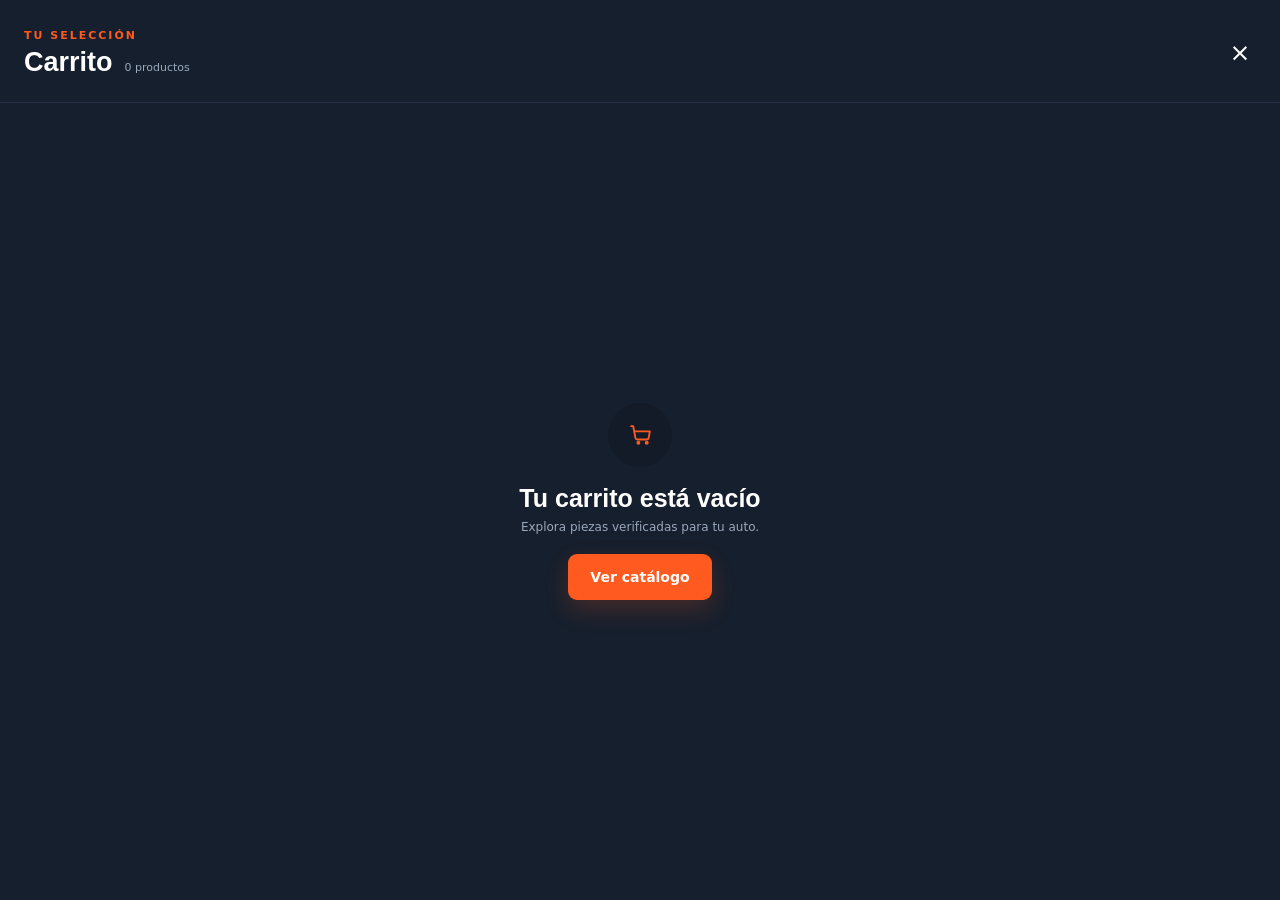
<file: carrito.html>
<!doctype html>
<html lang="es" data-theme="dark">

<head>
  <!-- Configuración básica y estilos del contenido del carrito. -->
  <meta charset="utf-8">
  <meta name="viewport" content="width=device-width, initial-scale=1">
  <title>Carrito | Autobox</title>
  <script>
    try { document.documentElement.dataset.theme = localStorage.getItem('autobox:theme') || 'dark'; } catch (error) {}
  </script>
  <link rel="stylesheet" href="css/estilos-compartidos.css">
  <link rel="stylesheet" href="css/carritoStyle.css">
</head>

<body class="cart-document">
  <!-- Este archivo contiene únicamente el contenido que se muestra en el carrito. -->
  <aside class="cart-panel" aria-labelledby="cart-title">
    <!-- Encabezado con el nombre del carrito, la cantidad y el control para cerrarlo. -->
    <div class="cart-panel__header">
      <div class="cart-panel__heading">
        <span class="cart-panel__eyebrow">Tu selección</span>
        <div class="cart-panel__title-row">
          <h1 id="cart-title">Carrito</h1>
          <span class="cart-panel__count">0 productos</span>
        </div>
      </div>
      <!-- Le avisamos a index.html para que cierre el panel lateral. -->
      <button class="close-cart" type="button" aria-label="Cerrar carrito">&times;</button>
    </div>
    <!-- Este es el mensaje y el acceso al catálogo que se ven cuando no hay productos. -->
    <div class="cart-panel__content">

      <div class="empty-cart" id="empty-state">
        <div class="empty-cart__icon" aria-hidden="true">
          <svg viewBox="0 0 24 24" fill="none">
            <path d="M3 4h2l2.1 11.2a2 2 0 0 0 2 1.6h8.8a2 2 0 0 0 1.9-1.5L21 9H6" />
            <circle cx="10" cy="20" r="1" />
            <circle cx="18" cy="20" r="1" />
          </svg>
        </div>
        <h2>Tu carrito está vacío</h2>
        <p>Explora piezas verificadas para tu auto.</p>
        <a class="catalog-link" href="catalogo.html" target="_top">Ver catálogo</a>
      </div>
      <div id="cart-items-container" class="cart-items-list"></div>

    </div>
  </aside>

  <script src="js/carrito.js"></script>
</body>

</html>
</file>
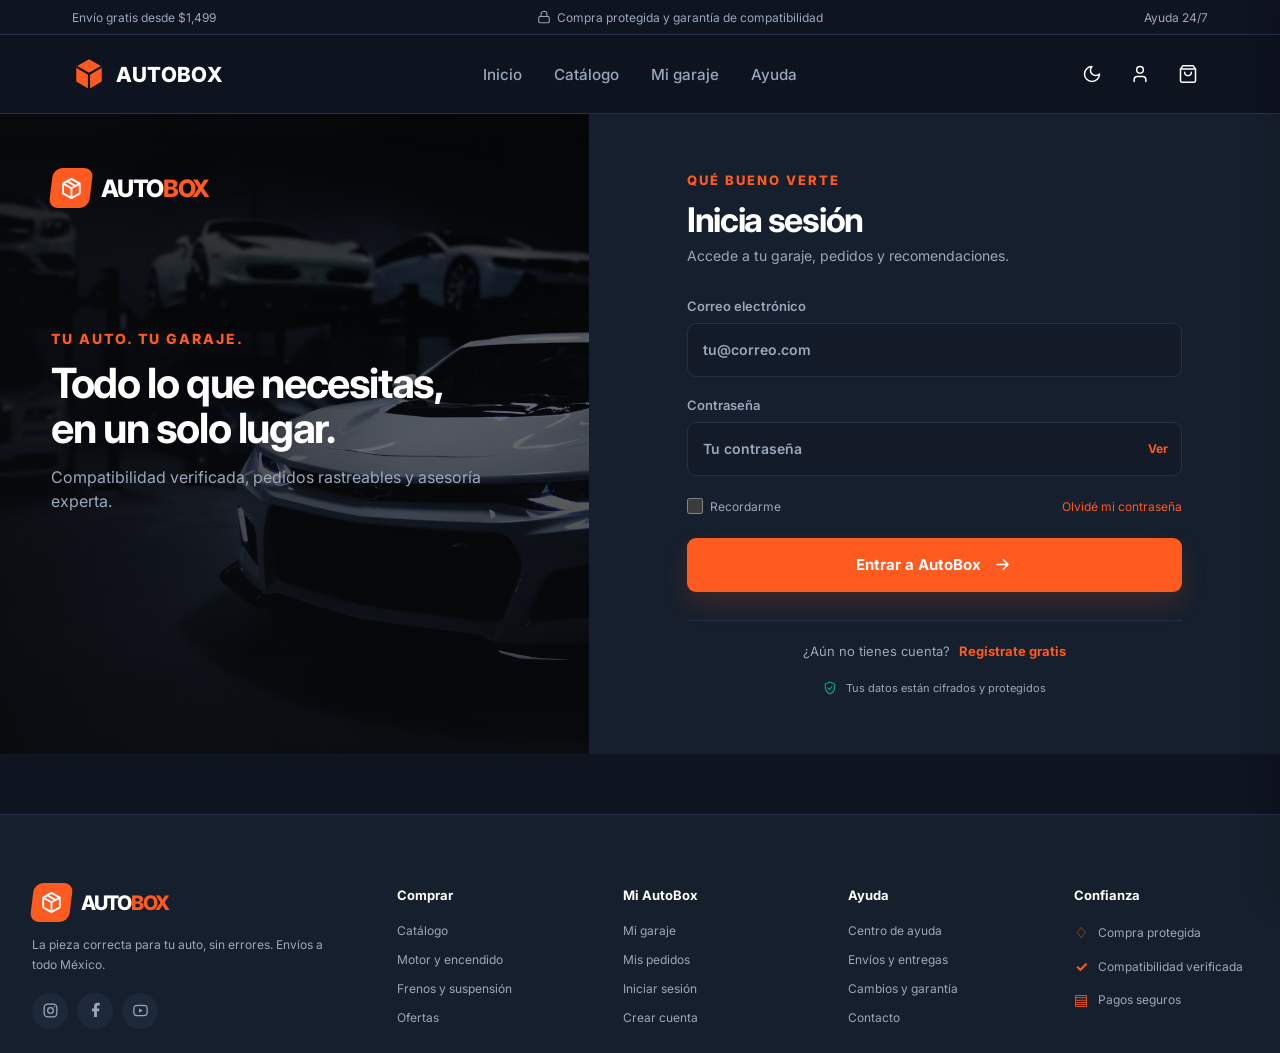
<file: login.html>
<!DOCTYPE html>
<html lang="es" data-theme="dark">

<head>
  <meta charset="UTF-8">
  <meta name="viewport" content="width=device-width, initial-scale=1.0">
  <meta name="theme-color" content="#0e1420">
  <meta name="description" content="Inicia sesión en AutoBox para acceder a tu garaje, pedidos y recomendaciones.">
  <title>Iniciar sesión | AutoBox</title>
  <script>
    try { document.documentElement.dataset.theme = localStorage.getItem('autobox:theme') || 'dark'; } catch (error) {}
  </script>
  <link rel="preconnect" href="https://fonts.googleapis.com">
  <link rel="preconnect" href="https://fonts.gstatic.com" crossorigin>
  <link href="https://fonts.googleapis.com/css2?family=Inter:wght@400;500;600;700;800;900&display=swap" rel="stylesheet">
  <link rel="stylesheet" href="css/estilos-compartidos.css">
  <link rel="stylesheet" href="css/carritoStyle.css">
  <link rel="stylesheet" href="css/registro.css">
  <link rel="stylesheet" href="css/login.css">
</head>

<body class="login-page">
  <div class="topbar">
    <div class="container topbar__inner">
      <span class="topbar__side">Envío gratis desde $1,499</span>
      <span class="topbar__center"><svg class="icon" viewBox="0 0 24 24" aria-hidden="true"><rect x="3" y="11" width="18" height="11" rx="2"/><path d="M7 11V7a5 5 0 0 1 10 0v4"/></svg>Compra protegida y garantía de compatibilidad</span>
      <a class="topbar__side" href="index.html#ayuda">Ayuda 24/7</a>
    </div>
  </div>
  <header class="site-header">
    <div class="container site-header__inner">
      <a class="logo" href="index.html" aria-label="AUTOBOX - Inicio">
        <svg class="logo__cube" viewBox="0 0 32 32" aria-hidden="true">
          <path d="M16 2 28 9v14l-12 7L4 23V9z" fill="currentColor" />
          <path d="M16 16 28 9M16 16 4 9M16 16v14" fill="none" stroke="var(--color-page)" stroke-width="2" stroke-linejoin="round" />
        </svg>
        <span class="logo__text">AUTOBOX</span>
      </a>
      <nav class="nav" data-nav aria-label="Principal">
        <a class="nav__link" href="index.html">Inicio</a>
        <a class="nav__link" href="catalogo.html">Catálogo</a>
        <a class="nav__link" href="index.html#garaje">Mi garaje</a>
        <a class="nav__link" href="index.html#ayuda">Ayuda</a>
      </nav>
      <div class="site-header__actions">
        <button class="icon-btn theme-toggle" type="button" data-theme-toggle aria-label="Cambiar tema">
          <svg class="icon icon-sun" viewBox="0 0 24 24" aria-hidden="true"><circle cx="12" cy="12" r="4"/><path d="M12 2v2m0 16v2M4.93 4.93l1.41 1.41m11.32 11.32 1.41 1.41M2 12h2m16 0h2M4.93 19.07l1.41-1.41M17.66 6.34l1.41-1.41"/></svg>
          <svg class="icon icon-moon" viewBox="0 0 24 24" aria-hidden="true"><path d="M12 3a6 6 0 0 0 9 9 9 9 0 1 1-9-9Z"/></svg>
        </button>
        <a class="icon-btn" href="login.html" aria-label="Mi cuenta"><svg class="icon" viewBox="0 0 24 24" aria-hidden="true"><path d="M19 21v-2a4 4 0 0 0-4-4H9a4 4 0 0 0-4 4v2"/><circle cx="12" cy="7" r="4"/></svg></a>
        <button class="icon-btn header-icon--cart" type="button" aria-label="Carrito" aria-controls="cart-frame" aria-expanded="false"><svg class="icon" viewBox="0 0 24 24" aria-hidden="true"><path d="M6 2 3 6v14a2 2 0 0 0 2 2h14a2 2 0 0 0 2-2V6l-3-4Z"/><path d="M3 6h18"/><path d="M16 10a4 4 0 0 1-8 0"/></svg></button>
        <button class="icon-btn site-header__menu" type="button" data-menu-toggle aria-label="Abrir menú" aria-expanded="false"><svg class="icon" viewBox="0 0 24 24" aria-hidden="true"><path d="M4 6h16M4 12h16M4 18h16"/></svg></button>
      </div>
    </div>
  </header>




  
  <!-- Presentación de AutoBox y formulario para iniciar sesión. -->
  <main class="registration-layout">
    <section class="hero-panel" aria-label="Bienvenida a AutoBox">
      <div class="hero-panel__shade"></div>
      <button class="brand brand--hero inert-link" type="button" aria-label="AutoBox, ir al inicio">
        <span class="brand-mark" aria-hidden="true">
          <svg viewBox="0 0 24 24" fill="none">
            <path d="m12 2.8 8 4.5v9.4l-8 4.5-8-4.5V7.3l8-4.5Z" />
            <path d="m4.5 7.5 7.5 4.3 7.5-4.3M12 12v8.7M8 5l8 4.7" />
          </svg>
        </span>
        <span class="brand-word">AUTO<span>BOX</span></span>
      </button>

      <div class="hero-copy">
        <p class="eyebrow">Tu auto. Tu garaje.</p>
        <h1>Todo lo que necesitas,<br>en un solo lugar.</h1>
        <p class="hero-description">Compatibilidad verificada, pedidos rastreables y asesoría experta.</p>
      </div>
    </section>

    <section class="form-panel" aria-labelledby="login-title">
      <div class="registration-card">
        <p class="eyebrow">Qué bueno verte</p>
        <h1 id="login-title">Inicia sesión</h1>
        <p class="form-intro">Accede a tu garaje, pedidos y recomendaciones.</p>

        <form id="login-form" class="registration-form">
          <div class="form-field">
            <label for="email">Correo electrónico</label>
            <input id="email" name="email" type="email" autocomplete="email" placeholder="tu@correo.com" required>
          </div>

          <div class="form-field">
            <label for="password">Contraseña</label>
            <div class="password-control">
              <input id="password" name="password" type="password" autocomplete="current-password" placeholder="Tu contraseña" required>
              <button class="password-toggle" type="button" aria-controls="password" aria-pressed="false">Ver</button>
            </div>
          </div>

          <div class="login-options">
            <label class="remember-option" for="remember">
              <input id="remember" name="remember" type="checkbox">
              <span>Recordarme</span>
            </label>
            <button class="forgot-password" type="button">Olvidé mi contraseña</button>
          </div>

          <button class="submit-button" type="submit">
            Entrar a AutoBox
            <svg viewBox="0 0 24 24" fill="none" aria-hidden="true">
              <path d="M5 12h14m-6-6 6 6-6 6" />
            </svg>
          </button>
          <p id="login-message" class="form-message" role="status" aria-live="polite"></p>
        </form>

        <div class="form-divider"></div>
        <p class="login-prompt">¿Aún no tienes cuenta? <a href="registro.html">Regístrate gratis</a></p>
        <p class="privacy-note">
          <svg viewBox="0 0 24 24" fill="none" aria-hidden="true">
            <path d="M12 3 5 6v5c0 4.5 2.8 8.1 7 10 4.2-1.9 7-5.5 7-10V6l-7-3Z" />
            <path d="m9 12 2 2 4-4" />
          </svg>
          Tus datos están cifrados y protegidos
        </p>
      </div>
    </section>
  </main>


  <!-- Enlaces informativos y redes sociales del sitio. -->
  <footer class="site-footer">
    <div class="footer-columns">
      <div class="footer-brand">
        <button class="brand brand--footer inert-link" type="button" aria-label="AutoBox, ir al inicio">
          <span class="brand-mark" aria-hidden="true">
            <svg viewBox="0 0 24 24" fill="none">
              <path d="m12 2.8 8 4.5v9.4l-8 4.5-8-4.5V7.3l8-4.5Z" />
              <path d="m4.5 7.5 7.5 4.3 7.5-4.3M12 12v8.7M8 5l8 4.7" />
            </svg>
          </span>
          <span class="brand-word">AUTO<span>BOX</span></span>
        </button>
        <p>La pieza correcta para tu auto, sin errores. Envíos a todo México.</p>
        <nav class="social-links" aria-label="Redes sociales">
          <button class="inert-link" type="button" aria-label="Instagram">
            <svg viewBox="0 0 24 24" fill="none" aria-hidden="true">
              <rect x="3" y="3" width="18" height="18" rx="5" />
              <circle cx="12" cy="12" r="4" />
              <circle class="social-dot" cx="17.5" cy="6.8" r="1" />
            </svg>
          </button>
          <button class="inert-link" type="button" aria-label="Facebook">
            <svg viewBox="0 0 24 24" fill="none" aria-hidden="true">
              <path d="M14 21v-8h3l.5-4H14V7c0-1.2.4-2 2-2h2V1.4C17.3 1.2 16.2 1 15 1c-3.5 0-5 2.1-5 5.6V9H7v4h3v8h4Z" />
            </svg>
          </button>
          <button class="inert-link" type="button" aria-label="YouTube">
            <svg viewBox="0 0 24 24" fill="none" aria-hidden="true">
              <path d="M21 7.2a2.8 2.8 0 0 0-2-2C17.2 4.7 12 4.7 12 4.7s-5.2 0-7 .5a2.8 2.8 0 0 0-2 2A29 29 0 0 0 2.5 12c0 1.7.2 3.3.5 4.8a2.8 2.8 0 0 0 2 2c1.8.5 7 .5 7 .5s5.2 0 7-.5a2.8 2.8 0 0 0 2-2c.3-1.5.5-3.1.5-4.8s-.2-3.3-.5-4.8Z" />
              <path class="social-play" d="m10 9 5 3-5 3V9Z" />
            </svg>
          </button>
        </nav>
      </div>





      <section class="footer-group">
        <h3>Comprar</h3>
        <ul>
          <li><button class="inert-link" type="button">Catálogo</button></li>
          <li><button class="inert-link" type="button">Motor y encendido</button></li>
          <li><button class="inert-link" type="button">Frenos y suspensión</button></li>
          <li><button class="inert-link" type="button">Ofertas</button></li>
        </ul>
      </section>

      <section class="footer-group">
        <h3>Mi AutoBox</h3>
        <ul>
          <li><button class="inert-link" type="button">Mi garaje</button></li>
          <li><button class="inert-link" type="button">Mis pedidos</button></li>
          <li><a href="login.html">Iniciar sesión</a></li>
          <li><a href="registro.html">Crear cuenta</a></li>
        </ul>
      </section>

      <section class="footer-group" id="ayuda">
        <h3>Ayuda</h3>
        <ul>
          <li><button class="inert-link" type="button">Centro de ayuda</button></li>
          <li><button class="inert-link" type="button">Envíos y entregas</button></li>
          <li><button class="inert-link" type="button">Cambios y garantía</button></li>
          <li><button class="inert-link" type="button">Contacto</button></li>
        </ul>
      </section>

      <section class="footer-group footer-group--trust">
        <h3>Confianza</h3>
        <ul>
          <li><span class="trust-icon">♢</span>Compra protegida</li>
          <li><span class="trust-icon">✓</span>Compatibilidad verificada</li>
          <li><span class="trust-icon">▤</span>Pagos seguros</li>
        </ul>
      </section>
    </div>
  </footer>

  <div class="cart-overlay" hidden></div>
  <iframe class="cart-frame" id="cart-frame" src="carrito.html" title="Carrito de compras" aria-hidden="true"></iframe>
  <script src="js/header.js"></script>
  <script src="js/carrito.js"></script>
  <script src="js/login.js"></script>

    




</body>

</html>
</file>
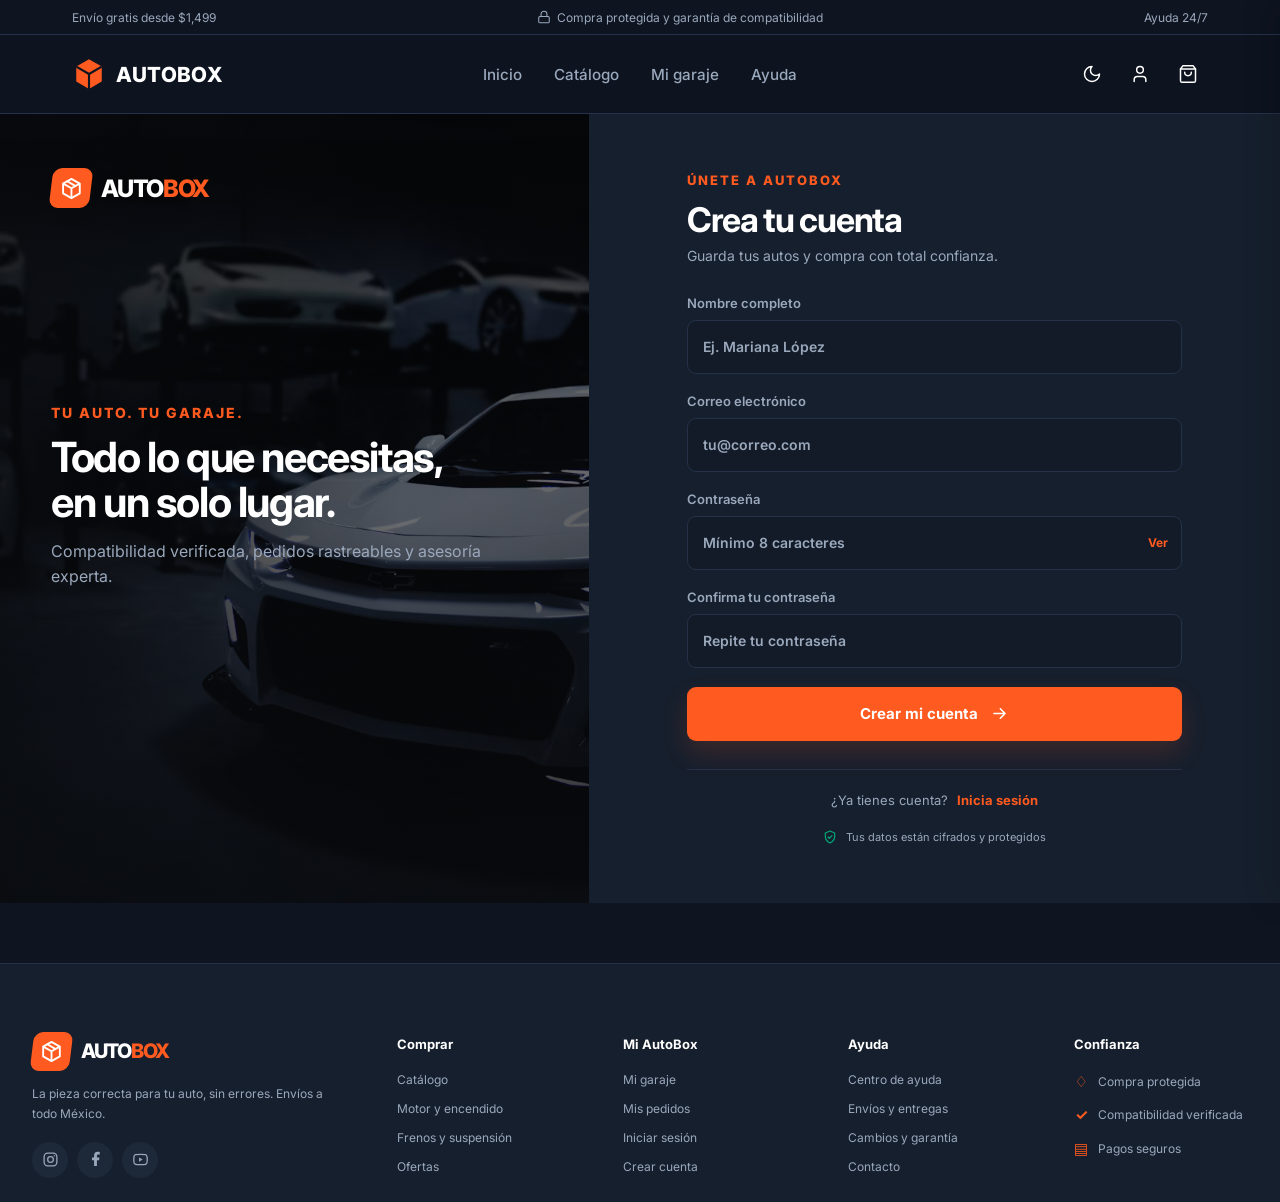
<file: registro.html>
<!DOCTYPE html>
<html lang="es" data-theme="dark">

<head>
  <meta charset="UTF-8">
  <meta name="viewport" content="width=device-width, initial-scale=1.0">
  <meta name="theme-color" content="#0e1420">
  <meta name="description" content="Crea tu cuenta AutoBox y encuentra las piezas correctas para tu auto.">
  <title>Crear cuenta | AutoBox</title>
  <script>
    try { document.documentElement.dataset.theme = localStorage.getItem('autobox:theme') || 'dark'; } catch (error) {}
  </script>
  <link rel="preconnect" href="https://fonts.googleapis.com">
  <link rel="preconnect" href="https://fonts.gstatic.com" crossorigin>
  <link href="https://fonts.googleapis.com/css2?family=Inter:wght@400;500;600;700;800;900&display=swap" rel="stylesheet">
  <link rel="stylesheet" href="css/estilos-compartidos.css">
  <link rel="stylesheet" href="css/carritoStyle.css">
  <link rel="stylesheet" href="css/registro.css">
</head>

<body>
  <div class="topbar">
    <div class="container topbar__inner">
      <span class="topbar__side">Envío gratis desde $1,499</span>
      <span class="topbar__center"><svg class="icon" viewBox="0 0 24 24" aria-hidden="true"><rect x="3" y="11" width="18" height="11" rx="2"/><path d="M7 11V7a5 5 0 0 1 10 0v4"/></svg>Compra protegida y garantía de compatibilidad</span>
      <a class="topbar__side" href="index.html#ayuda">Ayuda 24/7</a>
    </div>
  </div>
  <header class="site-header">
    <div class="container site-header__inner">
      <a class="logo" href="index.html" aria-label="AUTOBOX - Inicio">
        <svg class="logo__cube" viewBox="0 0 32 32" aria-hidden="true">
          <path d="M16 2 28 9v14l-12 7L4 23V9z" fill="currentColor" />
          <path d="M16 16 28 9M16 16 4 9M16 16v14" fill="none" stroke="var(--color-page)" stroke-width="2" stroke-linejoin="round" />
        </svg>
        <span class="logo__text">AUTOBOX</span>
      </a>
      <nav class="nav" data-nav aria-label="Principal">
        <a class="nav__link" href="index.html">Inicio</a>
        <a class="nav__link" href="catalogo.html">Catálogo</a>
        <a class="nav__link" href="index.html#garaje">Mi garaje</a>
        <a class="nav__link" href="index.html#ayuda">Ayuda</a>
      </nav>
      <div class="site-header__actions">
        <button class="icon-btn theme-toggle" type="button" data-theme-toggle aria-label="Cambiar tema">
          <svg class="icon icon-sun" viewBox="0 0 24 24" aria-hidden="true"><circle cx="12" cy="12" r="4"/><path d="M12 2v2m0 16v2M4.93 4.93l1.41 1.41m11.32 11.32 1.41 1.41M2 12h2m16 0h2M4.93 19.07l1.41-1.41M17.66 6.34l1.41-1.41"/></svg>
          <svg class="icon icon-moon" viewBox="0 0 24 24" aria-hidden="true"><path d="M12 3a6 6 0 0 0 9 9 9 9 0 1 1-9-9Z"/></svg>
        </button>
        <a class="icon-btn" href="login.html" aria-label="Mi cuenta"><svg class="icon" viewBox="0 0 24 24" aria-hidden="true"><path d="M19 21v-2a4 4 0 0 0-4-4H9a4 4 0 0 0-4 4v2"/><circle cx="12" cy="7" r="4"/></svg></a>
        <button class="icon-btn header-icon--cart" type="button" aria-label="Carrito" aria-controls="cart-frame" aria-expanded="false"><svg class="icon" viewBox="0 0 24 24" aria-hidden="true"><path d="M6 2 3 6v14a2 2 0 0 0 2 2h14a2 2 0 0 0 2-2V6l-3-4Z"/><path d="M3 6h18"/><path d="M16 10a4 4 0 0 1-8 0"/></svg></button>
        <button class="icon-btn site-header__menu" type="button" data-menu-toggle aria-label="Abrir menú" aria-expanded="false"><svg class="icon" viewBox="0 0 24 24" aria-hidden="true"><path d="M4 6h16M4 12h16M4 18h16"/></svg></button>
      </div>
    </div>
  </header>

  <!-- Presentación de AutoBox y formulario para crear una cuenta. -->
  <main class="registration-layout">
    <section class="hero-panel" aria-label="Bienvenida a AutoBox">
      <div class="hero-panel__shade"></div>
      <button class="brand brand--hero inert-link" type="button" aria-label="AutoBox, ir al inicio">
        <span class="brand-mark" aria-hidden="true">
          <svg viewBox="0 0 24 24" fill="none">
            <path d="m12 2.8 8 4.5v9.4l-8 4.5-8-4.5V7.3l8-4.5Z" />
            <path d="m4.5 7.5 7.5 4.3 7.5-4.3M12 12v8.7M8 5l8 4.7" />
          </svg>
        </span>
        <span class="brand-word">AUTO<span>BOX</span></span>
      </button>

      <div class="hero-copy">
        <p class="eyebrow">Tu auto. Tu garaje.</p>
        <h1>Todo lo que necesitas,<br>en un solo lugar.</h1>
        <p class="hero-description">Compatibilidad verificada, pedidos rastreables y asesoría experta.</p>
      </div>
    </section>

    <section class="form-panel" aria-labelledby="registration-title">
      <div class="registration-card">
        <p class="eyebrow">Únete a AutoBox</p>
        <h2 id="registration-title">Crea tu cuenta</h2>
        <p class="form-intro">Guarda tus autos y compra con total confianza.</p>

        <form id="registration-form" class="registration-form">
          <div class="form-field">
            <label for="full-name">Nombre completo</label>
            <input id="full-name" name="fullName" type="text" autocomplete="name" placeholder="Ej. Mariana López" required>
          </div>

          <div class="form-field">
            <label for="email">Correo electrónico</label>
            <input id="email" name="email" type="email" autocomplete="email" placeholder="tu@correo.com" required>
          </div>

          <div class="form-field">
            <label for="password">Contraseña</label>
            <div class="password-control">
              <input id="password" name="password" type="password" autocomplete="new-password" minlength="8" placeholder="Mínimo 8 caracteres" required>
              <button class="password-toggle" type="button" aria-controls="password" aria-pressed="false">Ver</button>
            </div>
          </div>

          <div class="form-field">
            <label for="password-confirmation">Confirma tu contraseña</label>
            <input id="password-confirmation" name="passwordConfirmation" type="password" autocomplete="new-password" minlength="8" placeholder="Repite tu contraseña" required>
          </div>

          <button class="submit-button" type="submit">
            Crear mi cuenta
            <svg viewBox="0 0 24 24" fill="none" aria-hidden="true">
              <path d="M5 12h14m-6-6 6 6-6 6" />
            </svg>
          </button>
          <p id="form-message" class="form-message" role="status" aria-live="polite"></p>
        </form>

        <div class="form-divider"></div>
        <p class="login-prompt">¿Ya tienes cuenta? <a href="login.html">Inicia sesión</a></p>
        <p class="privacy-note">
          <svg viewBox="0 0 24 24" fill="none" aria-hidden="true">
            <path d="M12 3 5 6v5c0 4.5 2.8 8.1 7 10 4.2-1.9 7-5.5 7-10V6l-7-3Z" />
            <path d="m9 12 2 2 4-4" />
          </svg>
          Tus datos están cifrados y protegidos
        </p>
      </div>
    </section>
  </main>

  <!-- Enlaces informativos y redes sociales del sitio. -->
  <footer class="site-footer">
    <div class="footer-columns">
      <div class="footer-brand">
        <button class="brand brand--footer inert-link" type="button" aria-label="AutoBox, ir al inicio">
          <span class="brand-mark" aria-hidden="true">
            <svg viewBox="0 0 24 24" fill="none">
              <path d="m12 2.8 8 4.5v9.4l-8 4.5-8-4.5V7.3l8-4.5Z" />
              <path d="m4.5 7.5 7.5 4.3 7.5-4.3M12 12v8.7M8 5l8 4.7" />
            </svg>
          </span>
          <span class="brand-word">AUTO<span>BOX</span></span>
        </button>
        <p>La pieza correcta para tu auto, sin errores. Envíos a todo México.</p>
        <nav class="social-links" aria-label="Redes sociales">
          <button class="inert-link" type="button" aria-label="Instagram">
            <svg viewBox="0 0 24 24" fill="none" aria-hidden="true">
              <rect x="3" y="3" width="18" height="18" rx="5" />
              <circle cx="12" cy="12" r="4" />
              <circle class="social-dot" cx="17.5" cy="6.8" r="1" />
            </svg>
          </button>
          <button class="inert-link" type="button" aria-label="Facebook">
            <svg viewBox="0 0 24 24" fill="none" aria-hidden="true">
              <path d="M14 21v-8h3l.5-4H14V7c0-1.2.4-2 2-2h2V1.4C17.3 1.2 16.2 1 15 1c-3.5 0-5 2.1-5 5.6V9H7v4h3v8h4Z" />
            </svg>
          </button>
          <button class="inert-link" type="button" aria-label="YouTube">
            <svg viewBox="0 0 24 24" fill="none" aria-hidden="true">
              <path d="M21 7.2a2.8 2.8 0 0 0-2-2C17.2 4.7 12 4.7 12 4.7s-5.2 0-7 .5a2.8 2.8 0 0 0-2 2A29 29 0 0 0 2.5 12c0 1.7.2 3.3.5 4.8a2.8 2.8 0 0 0 2 2c1.8.5 7 .5 7 .5s5.2 0 7-.5a2.8 2.8 0 0 0 2-2c.3-1.5.5-3.1.5-4.8s-.2-3.3-.5-4.8Z" />
              <path class="social-play" d="m10 9 5 3-5 3V9Z" />
            </svg>
          </button>
        </nav>
      </div>

      <section class="footer-group">
        <h3>Comprar</h3>
        <ul>
          <li><button class="inert-link" type="button">Catálogo</button></li>
          <li><button class="inert-link" type="button">Motor y encendido</button></li>
          <li><button class="inert-link" type="button">Frenos y suspensión</button></li>
          <li><button class="inert-link" type="button">Ofertas</button></li>
        </ul>
      </section>

      <section class="footer-group">
        <h3>Mi AutoBox</h3>
        <ul>
          <li><button class="inert-link" type="button">Mi garaje</button></li>
          <li><button class="inert-link" type="button">Mis pedidos</button></li>
          <li><a href="login.html">Iniciar sesión</a></li>
          <li><a href="registro.html">Crear cuenta</a></li>
        </ul>
      </section>

      <section class="footer-group" id="ayuda">
        <h3>Ayuda</h3>
        <ul>
          <li><button class="inert-link" type="button">Centro de ayuda</button></li>
          <li><button class="inert-link" type="button">Envíos y entregas</button></li>
          <li><button class="inert-link" type="button">Cambios y garantía</button></li>
          <li><button class="inert-link" type="button">Contacto</button></li>
        </ul>
      </section>

      <section class="footer-group footer-group--trust">
        <h3>Confianza</h3>
        <ul>
          <li><span class="trust-icon">♢</span>Compra protegida</li>
          <li><span class="trust-icon">✓</span>Compatibilidad verificada</li>
          <li><span class="trust-icon">▤</span>Pagos seguros</li>
        </ul>
      </section>
    </div>
  </footer>

  <div class="cart-overlay" hidden></div>
  <iframe class="cart-frame" id="cart-frame" src="carrito.html" title="Carrito de compras" aria-hidden="true"></iframe>
  <script src="js/header.js"></script>
  <script src="js/carrito.js"></script>
  <script src="js/registro.js"></script>
</body>

</html>
</file>
<file: css/estilos-compartidos.css>
:root {
  color-scheme: dark;
  font-family: Inter, system-ui, -apple-system, "Segoe UI", sans-serif;
  background: #0e1420;
  color: #fff;
  font-synthesis: none;
  text-rendering: optimizeLegibility;

  --color-page: #0e1420;
  --color-panel: #161f2d;
  --color-input: #131b28;
  --color-orange: #ff5a1f;
  --color-muted: #9aa8bc;
  --color-border: #243148;
  --color-text: #fff;
  --color-surface-2: #1d2839;
  box-sizing: border-box;
}

:root[data-theme="light"] {
  color-scheme: light;
  --color-page: #f4f6fa;
  --color-panel: #fff;
  --color-input: #eef1f6;
  --color-muted: #5b6b80;
  --color-border: #dde3ec;
  --color-text: #0e1420;
  --color-surface-2: #eef1f6;
}

html, body {
  min-width: 320px;
  margin: 0;
  background: var(--color-page);
  color: var(--color-text);
  scroll-behavior: smooth;
}

button, input, select {
  font: inherit;
}

/* Shared header, matching the homepage layout. */
.container {
  width: 100%;
  max-width: 1200px;
  margin-inline: auto;
  padding-inline: clamp(1rem, 4vw, 2rem);
}

.topbar {
  border-bottom: 1px solid var(--color-border);
  background: var(--color-page);
  color: var(--color-muted);
  font-size: 0.75rem;
}

.topbar__inner {
  display: flex;
  min-height: 34px;
  align-items: center;
  justify-content: space-between;
  gap: 1rem;
}

.topbar__center {
  display: inline-flex;
  align-items: center;
  gap: 0.4rem;
}

.topbar__center .icon {
  width: 14px;
  height: 14px;
  fill: none;
  stroke: currentColor;
  stroke-width: 1.8;
}

.topbar a {
  color: inherit;
  text-decoration: none;
}

.topbar a:hover {
  color: var(--color-orange);
}

.site-header {
  position: sticky;
  top: 0;
  z-index: 50;
  border-bottom: 1px solid var(--color-border);
  background: color-mix(in srgb, var(--color-page) 92%, transparent);
  backdrop-filter: blur(10px);
}

.site-header__inner {
  display: grid;
  grid-template-columns: 1fr auto 1fr;
  align-items: center;
  min-height: 78px;
}

.logo {
  display: inline-flex;
  align-items: center;
  gap: 0.65rem;
  color: var(--color-text);
  font-size: 1.3rem;
  font-weight: 800;
  letter-spacing: 0.02em;
  text-decoration: none;
}

.logo__cube {
  width: 34px;
  height: 34px;
  color: var(--color-orange);
}

.logo__text {
  color: var(--color-text);
}

.brand {
  display: inline-flex;
  align-items: center;
  gap: 10px;
  color: var(--color-text);
  text-decoration: none;
}

.brand-mark {
  display: grid;
  width: 40px;
  height: 40px;
  place-items: center;
  border-radius: 9px;
  background: var(--color-orange);
  transform: skew(-7deg);
}

.brand-mark svg {
  width: 25px;
  height: 25px;
  transform: skew(7deg);
  stroke: #fff;
  stroke-linecap: round;
  stroke-linejoin: round;
  stroke-width: 1.8;
}

.brand-word {
  color: var(--color-text);
  font-size: 24px;
  font-weight: 800;
  letter-spacing: -1.3px;
}

.brand-word span {
  color: var(--color-orange);
}

.nav {
  display: flex;
  align-items: center;
  gap: 2rem;
}

.nav__link {
  position: relative;
  padding-block: 0.5rem;
  color: var(--color-muted);
  font-size: 0.95rem;
  font-weight: 500;
  text-decoration: none;
  transition: color 0.2s;
}

.nav__link:hover,
.nav__link.is-active {
  color: var(--color-text);
}

.nav__link.is-active::after {
  position: absolute;
  right: 0;
  bottom: -4px;
  left: 0;
  height: 2px;
  border-radius: 2px;
  background: var(--color-orange);
  content: "";
}

.site-header__actions {
  display: flex;
  align-items: center;
  justify-content: flex-end;
  gap: 0.5rem;
}

.icon-btn {
  display: inline-grid;
  width: 40px;
  height: 40px;
  place-items: center;
  border: 0;
  border-radius: 50%;
  background: transparent;
  color: var(--color-text);
  cursor: pointer;
  text-decoration: none;
  transition: background-color 0.2s, color 0.2s;
}

.icon-btn:hover {
  background: var(--color-surface-2);
  color: var(--color-orange);
}

.header-icon--cart {
  padding: 0;
  border: 0;
  background: transparent;
}

.icon-btn .icon {
  width: 20px;
  height: 20px;
  fill: none;
  stroke: currentColor;
  stroke-linecap: round;
  stroke-linejoin: round;
  stroke-width: 1.8;
}

.theme-toggle .icon-sun {
  display: none;
}

:root[data-theme="light"] .theme-toggle .icon-sun {
  display: block;
}

:root[data-theme="light"] .theme-toggle .icon-moon {
  display: none;
}

.site-header__menu {
  display: none;
}

.inert-link {
  padding: 0;
  border: 0;
  background: none;
  color: inherit;
  cursor: pointer;
}

@media (max-width: 820px) {
  .site-header__inner {
    grid-template-columns: 1fr auto;
    min-height: 64px;
  }

  .site-header__menu {
    display: inline-grid;
  }

  .nav {
    position: absolute;
    top: 100%;
    right: 0;
    left: 0;
    display: none;
    flex-direction: column;
    align-items: flex-start;
    gap: 0;
    padding: 0.5rem clamp(1rem, 4vw, 2rem) 1rem;
    border-bottom: 1px solid var(--color-border);
    background: var(--color-panel);
  }

  .nav.is-open {
    display: flex;
  }

  .nav__link {
    width: 100%;
    padding-block: 0.8rem;
  }

  .nav__link.is-active::after {
    display: none;
  }

  .nav__link.is-active {
    color: var(--color-orange);
  }

  .topbar__side {
    display: none;
  }

  .topbar__inner {
    justify-content: center;
  }
}

/* =========================================
   PIE DE PÁGINA (SITE-FOOTER)
   ========================================= */
.site-footer {
  padding: 68px max(32px, calc((100% - 1440px) / 2)) 24px;
  border-top: 1px solid var(--color-border);
  background: var(--color-panel);
  margin-top: 60px;
}

.footer-columns {
  display: grid;
  max-width: 1440px;
  grid-template-columns: minmax(220px, 1.8fr) repeat(4, minmax(120px, 1fr));
  gap: clamp(22px, 4vw, 60px);
  margin: 0 auto;
}

.footer-brand > p {
  max-width: 300px;
  margin: 13px 0 17px;
  color: var(--color-muted);
  font-size: 12px;
  line-height: 1.7;
}

.social-links {
  display: flex;
  gap: 9px;
}

.social-links a, .social-links .inert-link {
  display: grid;
  width: 36px;
  height: 36px;
  place-items: center;
  border: 0;
  border-radius: 50%;
  background: var(--color-surface-2);
  color: var(--color-muted);
  cursor: pointer;
  transition: background 160ms ease, color 160ms ease, transform 160ms ease;
}

.social-links a:hover, .social-links .inert-link:hover {
  transform: translateY(-2px);
  background: var(--color-orange);
  color: #fff;
}

.social-links svg {
  width: 17px;
  height: 17px;
  stroke: currentColor;
  stroke-linecap: round;
  stroke-linejoin: round;
  stroke-width: 1.8;
}

.footer-group h3 {
  margin: 4px 0 19px;
  color: var(--color-text);
  font-size: 13px;
  font-weight: 700;
}

.footer-group ul {
  display: grid;
  gap: 11px;
  margin: 0;
  padding: 0;
  list-style: none;
}

.footer-group li, .footer-group a, .footer-group .inert-link {
  color: var(--color-muted);
  font-size: 12px;
  text-decoration: none;
}

.footer-group a:hover, .footer-group .inert-link:hover {
  color: var(--color-text);
}

.trust-icon {
  width: 15px;
  color: var(--color-orange);
  font-weight: 700;
}

.product-card {
    cursor: pointer;
}
</file>
<file: css/carritoStyle.css>
/* Incluimos el borde y el relleno en el tamaño de los elementos. */
* {
  box-sizing: border-box;
}

/* Colores y tipografía base del inicio y del contenido del carrito. */
body {
  margin: 0;
  color: var(--color-text, #fff);
  background: var(--color-page, #0e1420);
  font-family: Inter, system-ui, -apple-system, "Segoe UI", sans-serif;
}

.cart-document .cart-panel {
  color: var(--color-text, #fff);
}

/* Hacemos que el documento del carrito llene el iframe de index.html. */
html,
.cart-document {
  height: 100%;
}

/* Botones y enlaces usan la tipografía definida para el carrito. */
button,
a {
  font: inherit;
}

/* El botón de prueba de index conserva una tipografía sencilla. */
.open-cart {
  font-family: Arial, Helvetica, sans-serif;
}

/* Estilo y dimensiones del botón que lleva al catálogo. */
.catalog-link {
  display: inline-flex;
  min-height: 46px;
  align-items: center;
  justify-content: center;
  padding: 0 22px;
  border: 0;
  border-radius: 9px;
  color: #fff;
  background: var(--color-orange, #ff5a1f);
  cursor: pointer;
  font-size: 14px;
  font-weight: 700;
  text-decoration: none;
  box-shadow: 0 10px 24px rgb(255 90 31 / 20%);
  transition: background 160ms ease, transform 160ms ease;
}

/* Le damos un poco de movimiento y brillo al pasar el cursor. */
.catalog-link:hover {
  background: #ff7440;
  transform: translateY(-1px);
}

/* Capa oscura que aparece detrás del carrito cuando se abre. */
.cart-overlay {
  position: fixed;
  z-index: 60;
  inset: 0;
  background: rgb(0 0 0 / 35%);
  opacity: 0;
  transition: opacity 250ms ease;
}

/* La capa se hace visible cuando index quita el atributo hidden. */
.cart-overlay:not([hidden]) {
  opacity: 1;
}

/* El iframe que contiene carrito.html entra desde la derecha de index. */
.cart-frame {
  position: fixed;
  z-index: 61;
  top: 0;
  right: 0;
  width: min(448px, 100%);
  height: 100vh;
  border: 0;
  box-shadow: -8px 0 30px rgb(0 0 0 / 14%);
  transform: translateX(100%);
  transition: transform 250ms ease;
}

/* carrito.js pone esta clase para deslizar el panel a la pantalla. */
.cart-frame.is-open {
  transform: translateX(0);
}

/* El contenido de carrito.html llena por completo el iframe. */
.cart-document .cart-panel {
  display: flex;
  width: 100%;
  height: 100%;
  flex-direction: column;
  background: var(--color-panel, #161f2d);
}

/* Encabezado con la etiqueta, el título, la cantidad y el botón de cerrar. */
.cart-panel__header {
  display: flex;
  align-items: center;
  justify-content: space-between;
  min-height: 103px;
  padding: 20px 24px 18px;
  border-bottom: 1px solid var(--color-border, #243148);
}

/* Etiqueta naranja que aparece encima del título del carrito. */
.cart-panel__eyebrow {
  display: block;
  margin-bottom: 7px;
  color: var(--color-orange, #ff5a1f);
  font-size: 11px;
  font-weight: 800;
  letter-spacing: 2px;
  text-transform: uppercase;
}

/* Pone el nombre del carrito y el contador en una misma fila. */
.cart-panel__title-row {
  display: flex;
  align-items: baseline;
  gap: 12px;
}

/* Ajusta el título para que quede compacto y con estilo condensado. */
.cart-panel__header h1 {
  margin: 0;
  font-family: "Arial Narrow", "Roboto Condensed", Impact, sans-serif;
  font-size: 27px;
  font-stretch: condensed;
  line-height: 1;
}

/* Texto pequeño para mostrar cuántos productos hay. */
.cart-panel__count {
  color: var(--color-muted, #9aa8bc);
  font-size: 11px;
}

/* Botón con la cruz que cierra el panel desde carrito.html. */
.close-cart {
  width: 32px;
  height: 32px;
  padding: 0;
  border: 0;
  border-radius: 50%;
  background: transparent;
  color: var(--color-text, #fff);
  cursor: pointer;
  font-size: 25px;
  line-height: 1;
}

/* Resaltam el control al pasar el cursor por encima. */
.close-cart:hover {
  background: var(--color-surface-2, #1d2839);
}

/* Centra el mensaje de carrito vacío en el espacio disponible. */
.cart-panel__content {
  display: flex;
  flex: 1;
  align-items: center;
  justify-content: center;
  padding: 24px;
}

/* Alinea el contenido del mensaje vacío en el centro. */
.empty-cart {
  width: 100%;
  text-align: center;
}

/* Círculo oscuro que contiene el icono del carrito. */
.empty-cart__icon {
  display: grid;
  width: 64px;
  height: 64px;
  margin: 0 auto 17px;
  place-items: center;
  border-radius: 50%;
  background: var(--color-input, #131b28);
}

/* Dibuja el icono de carrito en naranja con el SVG del HTML. */
.empty-cart__icon svg {
  width: 25px;
  height: 25px;
  stroke: var(--color-orange, #ff5a1f);
  stroke-linecap: round;
  stroke-linejoin: round;
  stroke-width: 1.8;
}

/* Título y descripción del estado vacío. */
.empty-cart h2 {
  margin: 0 0 8px;
  font-family: "Arial Narrow", "Roboto Condensed", Impact, sans-serif;
  font-size: 25px;
  font-stretch: condensed;
  line-height: 1.15;
}

/* Texto secundario debajo del aviso de carrito vacío. */
.empty-cart p {
  margin: 0 0 20px;
  color: var(--color-muted, #9aa8bc);
  font-size: 12px;
}

/* Bloquea el desplazamiento del inicio mientras el panel está abierto. */
body.cart-open {
  overflow: hidden;
}
</file>
<file: css/registro.css>
* {
  box-sizing: border-box;
}

/* Controles visuales que todavía no tienen navegación o acción conectada. */

a {
  color: inherit;
}

/* Distribución en dos paneles: imagen promocional y formulario. */
.registration-layout {
  display: grid;
  min-height: 640px;
  grid-template-columns: minmax(0, 46%) minmax(0, 54%);
}

.hero-panel {
  position: relative;
  display: flex;
  min-height: 640px;
  flex-direction: column;
  justify-content: space-between;
  overflow: hidden;
  padding: 54px clamp(32px, 4vw, 72px) 34px;
  background-color: #0e1420;
  background-image: url("../img/photo-1492144534655-ae79c964c9d7.avif");
  background-position: center;
  background-size: cover;
}

.hero-panel__shade {
  position: absolute;
  inset: 0;
  background:
    linear-gradient(90deg, rgb(8 10 13 / 76%) 0%, rgb(8 10 13 / 48%) 68%, rgb(8 10 13 / 55%) 100%),
    linear-gradient(0deg, rgb(8 10 13 / 66%) 0%, transparent 72%);
}

.brand--hero,
.hero-copy {
  position: relative;
  z-index: 1;
}

.hero-copy {
  width: 100%;
  margin: auto 0;
  text-align: left;
  transform: translateY(-42px);
}

.eyebrow {
  margin: 0 0 14px;
  color: var(--color-orange);
  font-size: 14px;
  font-weight: 800;
  letter-spacing: 2px;
  text-transform: uppercase;
}

.hero-copy h1 {
  max-width: 560px;
  margin: 0 0 14px;
  color: #fff;
  font-size: clamp(40px, 3.25vw, 58px);
  font-weight: 700;
  letter-spacing: -1.4px;
  line-height: 1.08;
}

.hero-description {
  max-width: 510px;
  margin: 0;
  color: var(--color-muted);
  font-size: 16px;
  line-height: 1.55;
}

.form-panel {
  display: flex;
  min-height: 640px;
  align-items: center;
  justify-content: center;
  padding: 58px clamp(30px, 6vw, 96px);
  background: var(--color-panel);
}

/* Campos, controles de contraseña y estado de validación del formulario. */
.registration-card {
  width: min(100%, 495px);
}

.registration-card > .eyebrow {
  margin-bottom: 14px;
  font-size: 13px;
}

.registration-card h2 {
  margin: 0 0 8px;
  color: var(--color-text);
  font-size: clamp(34px, 2.65vw, 43px);
  font-weight: 700;
  letter-spacing: -1.3px;
  line-height: 1.08;
}

.form-intro {
  margin: 0 0 31px;
  color: var(--color-muted);
  font-size: 14px;
}

.registration-form {
  display: grid;
  gap: 19px;
}

.form-field {
  display: grid;
  gap: 9px;
}

.form-field label {
  color: var(--color-muted);
  font-size: 13px;
  font-weight: 600;
}

.form-field input {
  width: 100%;
  height: 54px;
  padding: 0 15px;
  border: 1px solid var(--color-border);
  border-radius: 9px;
  outline: none;
  background: var(--color-input);
  color: var(--color-text);
  font-size: 14px;
  font-weight: 600;
  transition: border-color 160ms ease, box-shadow 160ms ease;
}

.form-field input::placeholder {
  color: var(--color-muted);
  opacity: 1;
}

.form-field input:focus {
  border-color: var(--color-orange);
  box-shadow: 0 0 0 3px rgb(255 90 31 / 15%);
}

.password-control {
  position: relative;
}

.password-control input {
  padding-right: 58px;
}

.password-toggle {
  position: absolute;
  top: 0;
  right: 0;
  height: 54px;
  padding: 0 14px;
  border: 0;
  background: transparent;
  color: var(--color-orange);
  cursor: pointer;
  font-size: 12px;
  font-weight: 700;
}

.submit-button {
  display: flex;
  min-height: 54px;
  align-items: center;
  justify-content: center;
  gap: 12px;
  margin-top: 0;
  border: 0;
  border-radius: 9px;
  background: var(--color-orange);
  box-shadow: 0 12px 26px rgb(255 90 31 / 16%);
  color: #fff;
  cursor: pointer;
  font-size: 15px;
  font-weight: 700;
  transition: background 160ms ease, transform 160ms ease;
}

.submit-button:hover {
  background: #ff7440;
  transform: translateY(-1px);
}

.submit-button svg {
  width: 19px;
  height: 19px;
  stroke: currentColor;
  stroke-linecap: round;
  stroke-linejoin: round;
  stroke-width: 2;
}

.form-message {
  display: none;
  margin: -7px 0 0;
  color: #f5bb68;
  font-size: 12px;
  line-height: 1.45;
}

.form-message.is-visible {
  display: block;
}

.form-divider {
  height: 1px;
  margin: 28px 0 22px;
  background: var(--color-border);
}

.login-prompt {
  margin: 0;
  color: var(--color-muted);
  font-size: 13px;
  text-align: center;
}

.login-prompt a {
  margin-left: 5px;
  color: var(--color-orange);
  font-weight: 700;
  text-decoration: none;
}

.login-prompt a:hover {
  text-decoration: underline;
}

.privacy-note {
  display: flex;
  align-items: center;
  justify-content: center;
  gap: 8px;
  margin: 21px 0 0;
  color: var(--color-muted);
  font-size: 11px;
}

.privacy-note svg {
  width: 16px;
  height: 16px;
  stroke: #00a878;
  stroke-linecap: round;
  stroke-linejoin: round;
  stroke-width: 1.8;
}

/* Columnas del pie de página, redes e indicadores de confianza. */

.brand--footer .brand-mark {
  width: 39px;
  height: 39px;
}

.brand--footer .brand-word {
  font-size: 20px;
}

.social-links a:hover,
.social-links .inert-link:hover,
.social-links a:focus-visible,
.social-links .inert-link:focus-visible {
  transform: translateY(-2px);
  background: var(--color-orange);
  color: #fff;
}

.social-links :nth-child(2) svg {
  fill: currentColor;
  stroke: none;
}

.social-links :nth-child(2) svg path {
  fill: currentColor;
}

.social-links .social-dot {
  fill: currentColor;
  stroke: none;
}

.social-links .social-play {
  fill: currentColor;
  stroke: none;
}

.footer-group li,
.footer-group a,
.footer-group .inert-link {
  color: var(--color-muted);
  font-size: 12px;
  line-height: 1.5;
  text-decoration: none;
}

.footer-group a:hover,
.footer-group .inert-link:hover,
.footer-group a:focus-visible,
.footer-group .inert-link:focus-visible {
  color: #fff;
}

.footer-group--trust li {
  display: flex;
  align-items: center;
  gap: 9px;
  white-space: nowrap;
}

.trust-icon {
  width: 15px;
  color: var(--color-orange);
  font-size: 15px;
  font-weight: 700;
  text-align: center;
}

:focus-visible {
  outline: 2px solid #ff7440;
  outline-offset: 3px;
}

@media (max-width: 980px) {
  .registration-layout {
    grid-template-columns: minmax(0, 42%) minmax(0, 58%);
  }

  .hero-panel {
    padding-right: 30px;
    padding-left: 30px;
  }

  .form-panel {
    padding-right: 38px;
    padding-left: 38px;
  }

  .footer-columns {
    grid-template-columns: repeat(4, minmax(120px, 1fr));
  }

  .footer-brand {
    grid-column: 1 / -1;
  }
}

/* En pantallas pequeñas se apilan la presentación y el formulario. */
@media (max-width: 680px) {
  .registration-layout {
    grid-template-columns: 1fr;
  }

  .hero-panel {
    min-height: 330px;
    padding: 30px 28px 20px;
    background-position: center 56%;
  }

  .hero-copy {
    margin: auto 0;
    transform: translateY(-12px);
  }

  .hero-copy .eyebrow {
    margin-bottom: 10px;
    font-size: 11px;
  }

  .hero-copy h1 {
    margin-bottom: 9px;
    font-size: clamp(33px, 9vw, 43px);
  }

  .hero-description {
    max-width: 420px;
    font-size: 13px;
  }

  .form-panel {
    min-height: auto;
    padding: 42px 24px 48px;
  }

  .registration-card {
    max-width: 495px;
  }

  .registration-card > .eyebrow {
    font-size: 11px;
  }

  .registration-card h2 {
    font-size: 36px;
  }

  .form-intro {
    margin-bottom: 25px;
    font-size: 13px;
  }

  .registration-form {
    gap: 16px;
  }

  .site-footer {
    padding: 42px 24px 20px;
  }

  .footer-columns {
    grid-template-columns: repeat(2, minmax(0, 1fr));
    gap: 30px 20px;
  }

  .footer-brand {
    grid-column: 1 / -1;
  }

  .footer-group h3 {
    margin-bottom: 14px;
  }

  .footer-group--trust li {
    white-space: normal;
  }

}

/* Respeta la preferencia del usuario para reducir animaciones. */
@media (prefers-reduced-motion: reduce) {
  *,
  *::before,
  *::after {
    scroll-behavior: auto !important;
    transition-duration: 0.01ms !important;
  }
}
</file>
<file: css/login.css>
/* Ajustes de espaciado y título propios de la pantalla de inicio de sesión. */
.login-page .registration-card > .eyebrow {
  margin-bottom: 14px;
}

.login-page .registration-card h1 {
  margin: 0 0 8px;
  color: var(--color-text);
  font-size: clamp(34px, 2.65vw, 43px);
  font-weight: 700;
  letter-spacing: -1.3px;
  line-height: 1.08;
}

.login-page .form-intro {
  margin-bottom: 34px;
}

.login-page .registration-form {
  gap: 20px;
}

/* Alinea la opción para recordar la cuenta y el acceso de recuperación. */
.login-options {
  display: flex;
  align-items: center;
  justify-content: space-between;
  gap: 12px;
  margin-top: -1px;
}

.remember-option {
  display: inline-flex;
  align-items: center;
  gap: 7px;
  color: var(--color-muted);
  cursor: pointer;
  font-size: 12px;
}

.remember-option input {
  width: 16px;
  height: 16px;
  margin: 0;
  accent-color: var(--color-orange);
  cursor: pointer;
}

.forgot-password {
  padding: 4px 0;
  border: 0;
  background: transparent;
  color: var(--color-orange);
  cursor: pointer;
  font-size: 12px;
}

.forgot-password:hover {
  color: #ff7440;
  text-decoration: underline;
}

.login-page .form-divider {
  margin-top: 28px;
}

/* Compacta los controles secundarios en teléfonos. */
@media (max-width: 680px) {
  .login-page .registration-card h1 {
    font-size: 36px;
  }

  .login-page .form-intro {
    margin-bottom: 27px;
  }

  .login-options {
    gap: 8px;
  }

  .remember-option,
  .forgot-password {
    font-size: 11px;
  }
}
</file>
